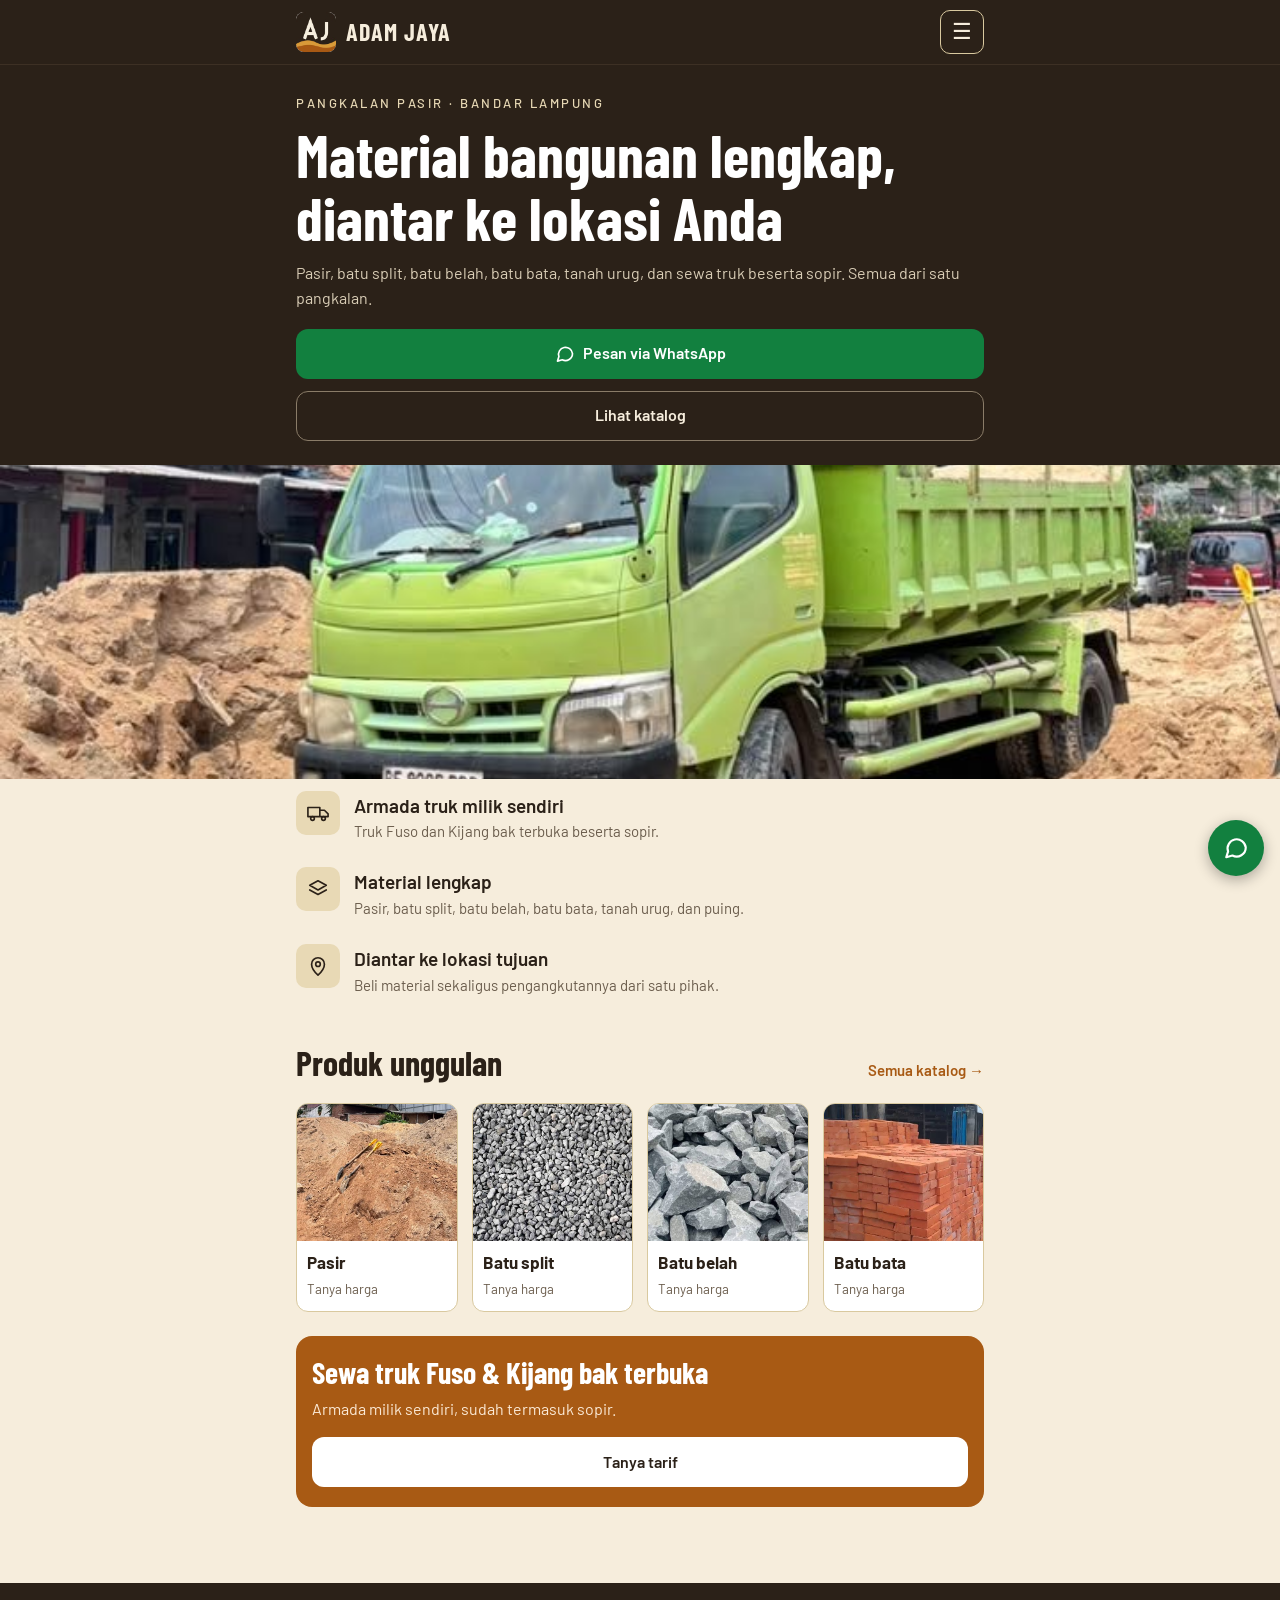
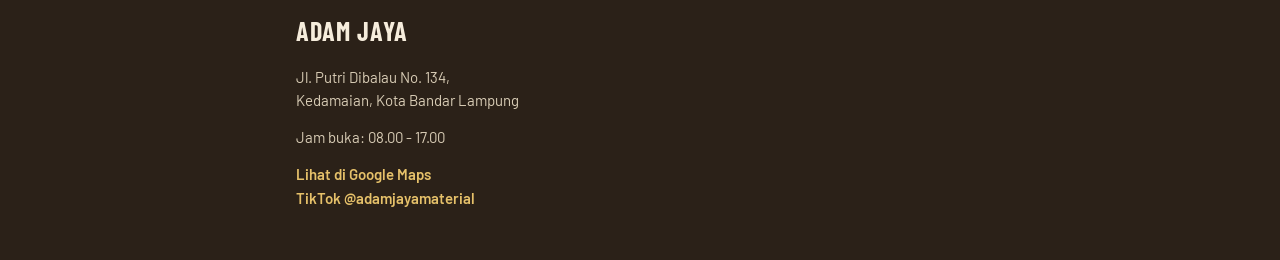
<file: index.html>
<!doctype html>
<html lang="id"><head><meta charset="utf-8">
<meta name="viewport" content="width=device-width,initial-scale=1">
<title>Beranda | Adam Jaya</title>
<meta name="description" content="Pangkalan Pasir Adam Jaya, Bandar Lampung: pasir, batu split, batu belah, batu bata, tanah urug, puing, dan sewa truk beserta sopir.">
<link rel="icon" href="img/logo.jpg">
<link rel="stylesheet" href="style.css"></head><body>
<header class="dark"><div class="bar">
<a class="brand" href="index.html"><img src="img/logo.jpg" alt="Logo Adam Jaya"><span>Adam Jaya</span></a>
<button class="burger" aria-label="Menu" aria-expanded="false">☰</button></div>
<nav><a href="index.html" class=active>Beranda</a><a href="katalog.html">Katalog</a><a href="cara-pesan.html">Cara Pesan</a><a href="tentang.html">Tentang Kami</a><a href="lokasi.html">Lokasi & Kontak</a></nav></header>
<main>
<section class="hero"><div class="wrap">
<div class="eyebrow">Pangkalan Pasir · Bandar Lampung</div>
<h1>Material bangunan lengkap, diantar ke lokasi Anda</h1>
<p>Pasir, batu split, batu belah, batu bata, tanah urug, dan sewa truk beserta sopir. Semua dari satu pangkalan.</p>
<a class="btn btn-wa" data-wa><svg viewBox="0 0 24 24" stroke-linecap="round" stroke-linejoin="round"><path d="M21 11.5a8.4 8.4 0 0 1-12.3 7.4L3 20.5l1.7-5.4A8.4 8.4 0 1 1 21 11.5z"/></svg> Pesan via WhatsApp</a>
<a class="btn btn-line" href="katalog.html">Lihat katalog</a></div></section>
<img class="hero-img" src="img/hero.jpg" alt="Truk Fuso Adam Jaya">
<div class="wrap">
<div class="feat"><div class="ic"><svg viewBox="0 0 24 24" stroke-linecap="round" stroke-linejoin="round"><path d="M1 6h13v10H1zM14 9h5l4 4v3h-9z"/><circle cx="6" cy="18" r="2"/><circle cx="18" cy="18" r="2"/></svg></div><div><h3>Armada truk milik sendiri</h3><p>Truk Fuso dan Kijang bak terbuka beserta sopir.</p></div></div>
<div class="feat"><div class="ic"><svg viewBox="0 0 24 24" stroke-linecap="round" stroke-linejoin="round"><path d="M12 3l9 5-9 5-9-5zM3 13l9 5 9-5"/></svg></div><div><h3>Material lengkap</h3><p>Pasir, batu split, batu belah, batu bata, tanah urug, dan puing.</p></div></div>
<div class="feat"><div class="ic"><svg viewBox="0 0 24 24" stroke-linecap="round" stroke-linejoin="round"><path d="M12 22s7-6.5 7-12a7 7 0 0 0-14 0c0 5.5 7 12 7 12z"/><circle cx="12" cy="10" r="2.5"/></svg></div><div><h3>Diantar ke lokasi tujuan</h3><p>Beli material sekaligus pengangkutannya dari satu pihak.</p></div></div>
<div class="sec-head"><h2>Produk unggulan</h2><a href="katalog.html">Semua katalog →</a></div>
<div class="grid"><a class="pcard" href="katalog.html"><img src="img/pasir.jpg" alt="Pasir"><div><b>Pasir</b><small>Tanya harga</small></div></a><a class="pcard" href="katalog.html"><img src="img/batu-split.jpg" alt="Batu split"><div><b>Batu split</b><small>Tanya harga</small></div></a><a class="pcard" href="katalog.html"><img src="img/batu-belah.jpg" alt="Batu belah"><div><b>Batu belah</b><small>Tanya harga</small></div></a><a class="pcard" href="katalog.html"><img src="img/batu-bata.jpg" alt="Batu bata"><div><b>Batu bata</b><small>Tanya harga</small></div></a></div>
<div class="cta"><h2>Sewa truk Fuso &amp; Kijang bak terbuka</h2><p>Armada milik sendiri, sudah termasuk sopir.</p>
<a class="btn btn-white" href="katalog.html#armada">Tanya tarif</a></div>
</div></main>
<a class="fab" data-wa aria-label="Chat WhatsApp"><svg viewBox="0 0 24 24" stroke-linecap="round" stroke-linejoin="round"><path d="M21 11.5a8.4 8.4 0 0 1-12.3 7.4L3 20.5l1.7-5.4A8.4 8.4 0 1 1 21 11.5z"/></svg></a>
<footer><div class="wrap"><h3>Adam Jaya</h3>
<p>Jl. Putri Dibalau No. 134,<br>Kedamaian, Kota Bandar Lampung</p>
<p>Jam buka: 08.00 - 17.00</p>
<p><a href="https://maps.app.goo.gl/au8yAcaHzhvnjowr7" target="_blank" rel="noopener">Lihat di Google Maps</a><br><a href="https://www.tiktok.com/@adamjayamaterial" target="_blank" rel="noopener">TikTok @adamjayamaterial</a></p></div></footer>
<script src="script.js"></script></body></html>
</file>
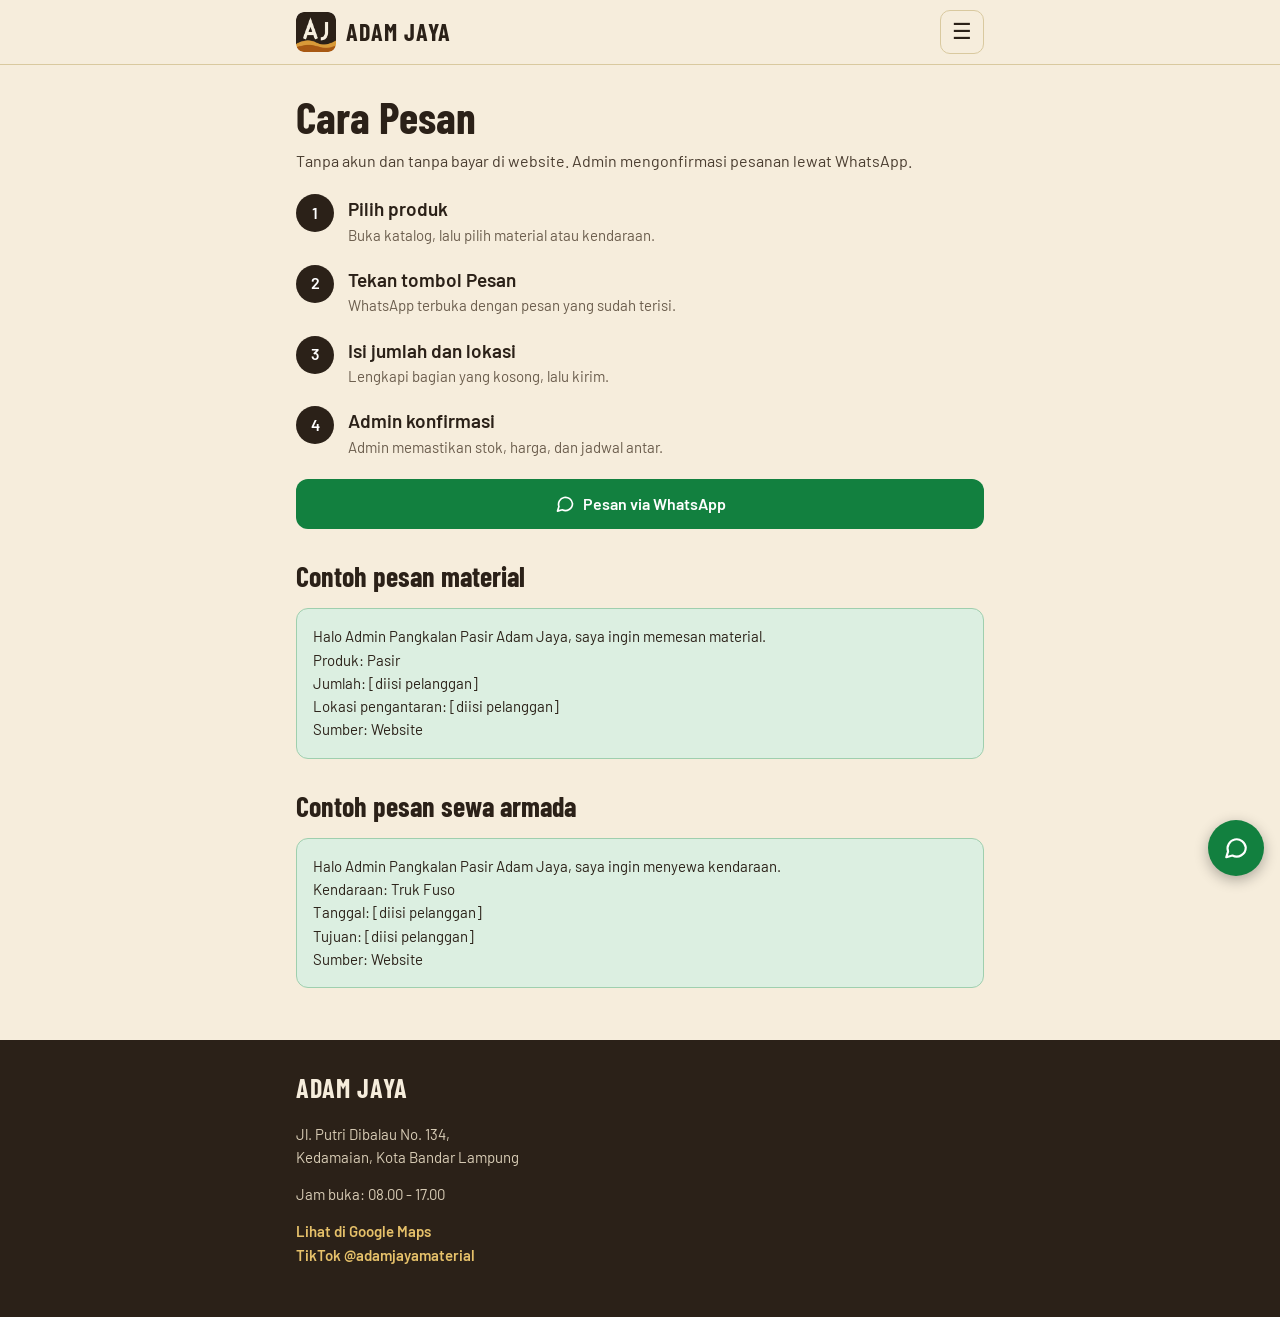
<file: cara-pesan.html>
<!doctype html>
<html lang="id"><head><meta charset="utf-8">
<meta name="viewport" content="width=device-width,initial-scale=1">
<title>Cara Pesan | Adam Jaya</title>
<meta name="description" content="Pangkalan Pasir Adam Jaya, Bandar Lampung: pasir, batu split, batu belah, batu bata, tanah urug, puing, dan sewa truk beserta sopir.">
<link rel="icon" href="img/logo.jpg">
<link rel="stylesheet" href="style.css"></head><body>
<header><div class="bar">
<a class="brand" href="index.html"><img src="img/logo.jpg" alt="Logo Adam Jaya"><span>Adam Jaya</span></a>
<button class="burger" aria-label="Menu" aria-expanded="false">☰</button></div>
<nav><a href="index.html">Beranda</a><a href="katalog.html">Katalog</a><a href="cara-pesan.html" class=active>Cara Pesan</a><a href="tentang.html">Tentang Kami</a><a href="lokasi.html">Lokasi & Kontak</a></nav></header>
<main><div class="wrap"><h1 class="page">Cara Pesan</h1>
<p class="lead">Tanpa akun dan tanpa bayar di website. Admin mengonfirmasi pesanan lewat WhatsApp.</p>
<ol class="steps"><li><div class="num">1</div><div><h3>Pilih produk</h3><p>Buka katalog, lalu pilih material atau kendaraan.</p></div></li><li><div class="num">2</div><div><h3>Tekan tombol Pesan</h3><p>WhatsApp terbuka dengan pesan yang sudah terisi.</p></div></li><li><div class="num">3</div><div><h3>Isi jumlah dan lokasi</h3><p>Lengkapi bagian yang kosong, lalu kirim.</p></div></li><li><div class="num">4</div><div><h3>Admin konfirmasi</h3><p>Admin memastikan stok, harga, dan jadwal antar.</p></div></li></ol>
<a class="btn btn-wa" data-wa><svg viewBox="0 0 24 24" stroke-linecap="round" stroke-linejoin="round"><path d="M21 11.5a8.4 8.4 0 0 1-12.3 7.4L3 20.5l1.7-5.4A8.4 8.4 0 1 1 21 11.5z"/></svg> Pesan via WhatsApp</a>
<h2 class="sub">Contoh pesan material</h2>
<div class="msg">Halo Admin Pangkalan Pasir Adam Jaya, saya ingin memesan material.
Produk: Pasir
Jumlah: [diisi pelanggan]
Lokasi pengantaran: [diisi pelanggan]
Sumber: Website</div>
<h2 class="sub">Contoh pesan sewa armada</h2>
<div class="msg">Halo Admin Pangkalan Pasir Adam Jaya, saya ingin menyewa kendaraan.
Kendaraan: Truk Fuso
Tanggal: [diisi pelanggan]
Tujuan: [diisi pelanggan]
Sumber: Website</div></div></main>
<a class="fab" data-wa aria-label="Chat WhatsApp"><svg viewBox="0 0 24 24" stroke-linecap="round" stroke-linejoin="round"><path d="M21 11.5a8.4 8.4 0 0 1-12.3 7.4L3 20.5l1.7-5.4A8.4 8.4 0 1 1 21 11.5z"/></svg></a>
<footer><div class="wrap"><h3>Adam Jaya</h3>
<p>Jl. Putri Dibalau No. 134,<br>Kedamaian, Kota Bandar Lampung</p>
<p>Jam buka: 08.00 - 17.00</p>
<p><a href="https://maps.app.goo.gl/au8yAcaHzhvnjowr7" target="_blank" rel="noopener">Lihat di Google Maps</a><br><a href="https://www.tiktok.com/@adamjayamaterial" target="_blank" rel="noopener">TikTok @adamjayamaterial</a></p></div></footer>
<script src="script.js"></script></body></html>
</file>
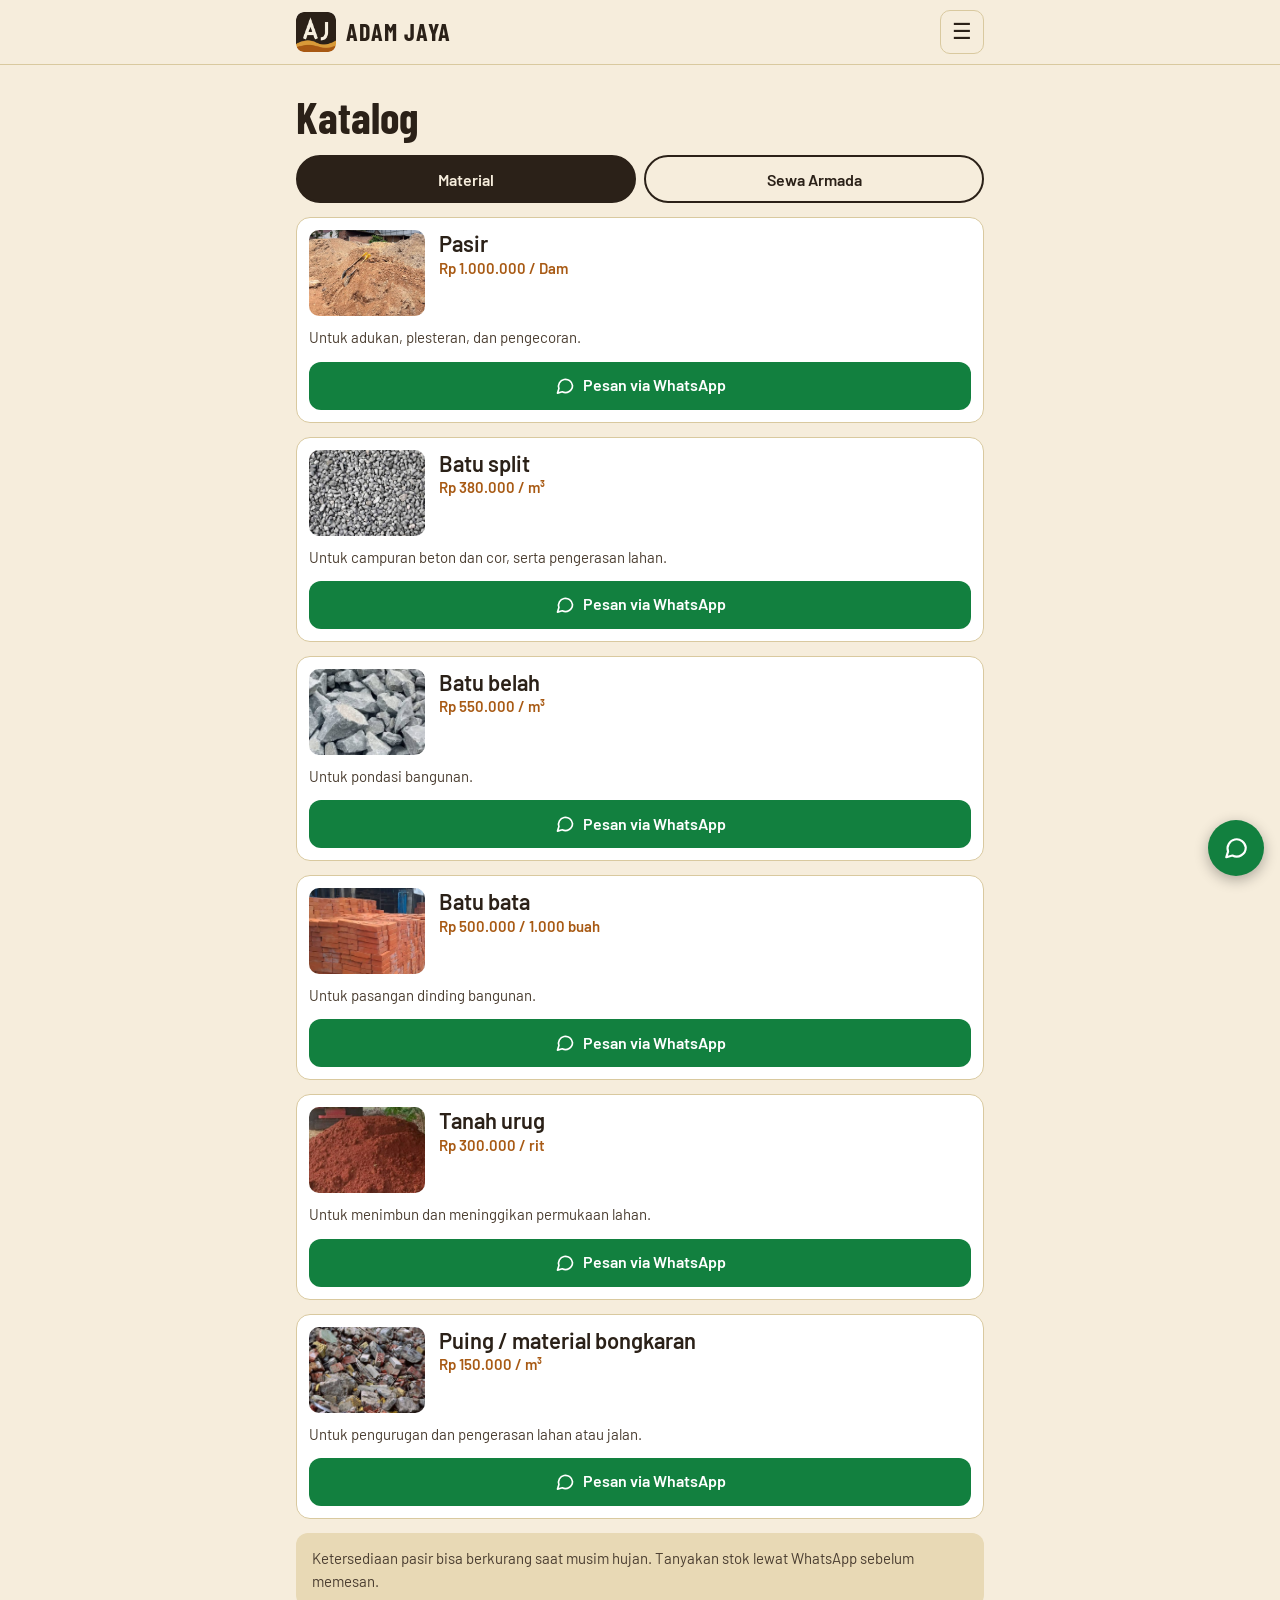
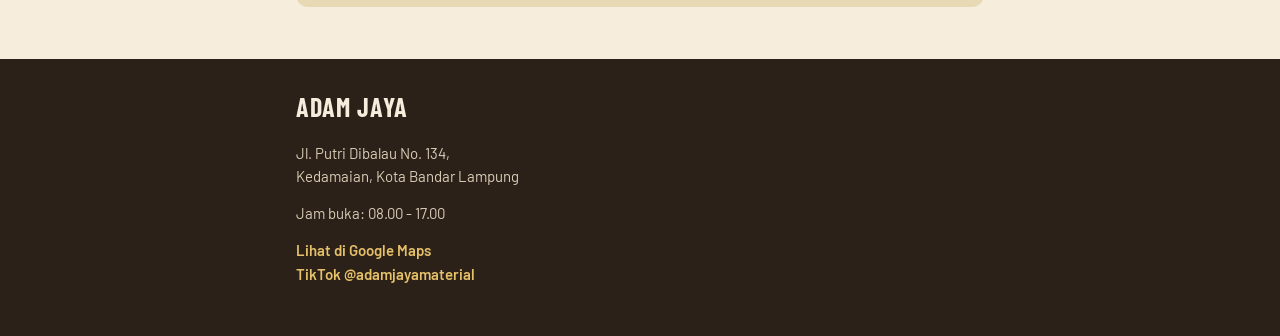
<file: katalog.html>
<!doctype html>
<html lang="id"><head><meta charset="utf-8">
<meta name="viewport" content="width=device-width,initial-scale=1">
<title>Katalog | Adam Jaya</title>
<meta name="description" content="Pangkalan Pasir Adam Jaya, Bandar Lampung: pasir, batu split, batu belah, batu bata, tanah urug, puing, dan sewa truk beserta sopir.">
<link rel="icon" href="img/logo.jpg">
<link rel="stylesheet" href="style.css"></head><body>
<header><div class="bar">
<a class="brand" href="index.html"><img src="img/logo.jpg" alt="Logo Adam Jaya"><span>Adam Jaya</span></a>
<button class="burger" aria-label="Menu" aria-expanded="false">☰</button></div>
<nav><a href="index.html">Beranda</a><a href="katalog.html" class=active>Katalog</a><a href="cara-pesan.html">Cara Pesan</a><a href="tentang.html">Tentang Kami</a><a href="lokasi.html">Lokasi & Kontak</a></nav></header>
<main><div class="wrap"><h1 class="page">Katalog</h1>
<div class="tabs"><button class="tab on" data-tab="material">Material</button><button class="tab" data-tab="armada">Sewa Armada</button></div>
<div class="panel on" id="material"><div class="item"><div class="row"><img src="img/pasir.jpg" alt="Pasir"><div><h3>Pasir</h3><div class="price">Rp 1.000.000 / Dam</div></div></div>
<p>Untuk adukan, plesteran, dan pengecoran.</p><a class="btn btn-wa" data-material="Pasir"><svg viewBox="0 0 24 24" stroke-linecap="round" stroke-linejoin="round"><path d="M21 11.5a8.4 8.4 0 0 1-12.3 7.4L3 20.5l1.7-5.4A8.4 8.4 0 1 1 21 11.5z"/></svg> Pesan via WhatsApp</a></div><div class="item"><div class="row"><img src="img/batu-split.jpg" alt="Batu split"><div><h3>Batu split</h3><div class="price">Rp 380.000 / m³</div></div></div>
<p>Untuk campuran beton dan cor, serta pengerasan lahan.</p><a class="btn btn-wa" data-material="Batu split"><svg viewBox="0 0 24 24" stroke-linecap="round" stroke-linejoin="round"><path d="M21 11.5a8.4 8.4 0 0 1-12.3 7.4L3 20.5l1.7-5.4A8.4 8.4 0 1 1 21 11.5z"/></svg> Pesan via WhatsApp</a></div><div class="item"><div class="row"><img src="img/batu-belah.jpg" alt="Batu belah"><div><h3>Batu belah</h3><div class="price">Rp 550.000 / m³</div></div></div>
<p>Untuk pondasi bangunan.</p><a class="btn btn-wa" data-material="Batu belah"><svg viewBox="0 0 24 24" stroke-linecap="round" stroke-linejoin="round"><path d="M21 11.5a8.4 8.4 0 0 1-12.3 7.4L3 20.5l1.7-5.4A8.4 8.4 0 1 1 21 11.5z"/></svg> Pesan via WhatsApp</a></div><div class="item"><div class="row"><img src="img/batu-bata.jpg" alt="Batu bata"><div><h3>Batu bata</h3><div class="price">Rp 500.000 / 1.000 buah</div></div></div>
<p>Untuk pasangan dinding bangunan.</p><a class="btn btn-wa" data-material="Batu bata"><svg viewBox="0 0 24 24" stroke-linecap="round" stroke-linejoin="round"><path d="M21 11.5a8.4 8.4 0 0 1-12.3 7.4L3 20.5l1.7-5.4A8.4 8.4 0 1 1 21 11.5z"/></svg> Pesan via WhatsApp</a></div><div class="item"><div class="row"><img src="img/tanah-urug.jpg" alt="Tanah urug"><div><h3>Tanah urug</h3><div class="price">Rp 300.000 / rit</div></div></div>
<p>Untuk menimbun dan meninggikan permukaan lahan.</p><a class="btn btn-wa" data-material="Tanah urug"><svg viewBox="0 0 24 24" stroke-linecap="round" stroke-linejoin="round"><path d="M21 11.5a8.4 8.4 0 0 1-12.3 7.4L3 20.5l1.7-5.4A8.4 8.4 0 1 1 21 11.5z"/></svg> Pesan via WhatsApp</a></div><div class="item"><div class="row"><img src="img/puing.jpg" alt="Puing / material bongkaran"><div><h3>Puing / material bongkaran</h3><div class="price">Rp 150.000 / m³</div></div></div>
<p>Untuk pengurugan dan pengerasan lahan atau jalan.</p><a class="btn btn-wa" data-material="Puing / material bongkaran"><svg viewBox="0 0 24 24" stroke-linecap="round" stroke-linejoin="round"><path d="M21 11.5a8.4 8.4 0 0 1-12.3 7.4L3 20.5l1.7-5.4A8.4 8.4 0 1 1 21 11.5z"/></svg> Pesan via WhatsApp</a></div><div class="note">Ketersediaan pasir bisa berkurang saat musim hujan. Tanyakan stok lewat WhatsApp sebelum memesan.</div></div>
<div class="panel" id="armada"><div class="item"><img class="big" src="img/fuso.jpg" alt="Truk Fuso beserta sopir"><h3>Truk Fuso beserta sopir</h3><div class="price">Tarif: Rp1.500.000–Rp2.500.000</div>
<p>Untuk muatan material dalam jumlah besar. Tentukan tanggal dan tujuan lewat WhatsApp.</p><a class="btn btn-wa" data-armada="Truk Fuso beserta sopir"><svg viewBox="0 0 24 24" stroke-linecap="round" stroke-linejoin="round"><path d="M21 11.5a8.4 8.4 0 0 1-12.3 7.4L3 20.5l1.7-5.4A8.4 8.4 0 1 1 21 11.5z"/></svg> Tanya tarif via WhatsApp</a></div><div class="item"><img class="big" src="img/kijang.jpg" alt="Kijang bak terbuka beserta sopir"><h3>Kijang bak terbuka beserta sopir</h3><div class="price">Tarif: Rp300.000–Rp500.000</div>
<p>Untuk muatan yang lebih kecil. Tentukan tanggal dan tujuan lewat WhatsApp.</p><a class="btn btn-wa" data-armada="Kijang bak terbuka beserta sopir"><svg viewBox="0 0 24 24" stroke-linecap="round" stroke-linejoin="round"><path d="M21 11.5a8.4 8.4 0 0 1-12.3 7.4L3 20.5l1.7-5.4A8.4 8.4 0 1 1 21 11.5z"/></svg> Tanya tarif via WhatsApp</a></div></div></div></main>
<a class="fab" data-wa aria-label="Chat WhatsApp"><svg viewBox="0 0 24 24" stroke-linecap="round" stroke-linejoin="round"><path d="M21 11.5a8.4 8.4 0 0 1-12.3 7.4L3 20.5l1.7-5.4A8.4 8.4 0 1 1 21 11.5z"/></svg></a>
<footer><div class="wrap"><h3>Adam Jaya</h3>
<p>Jl. Putri Dibalau No. 134,<br>Kedamaian, Kota Bandar Lampung</p>
<p>Jam buka: 08.00 - 17.00</p>
<p><a href="https://maps.app.goo.gl/au8yAcaHzhvnjowr7" target="_blank" rel="noopener">Lihat di Google Maps</a><br><a href="https://www.tiktok.com/@adamjayamaterial" target="_blank" rel="noopener">TikTok @adamjayamaterial</a></p></div></footer>
<script src="script.js"></script></body></html>
</file>
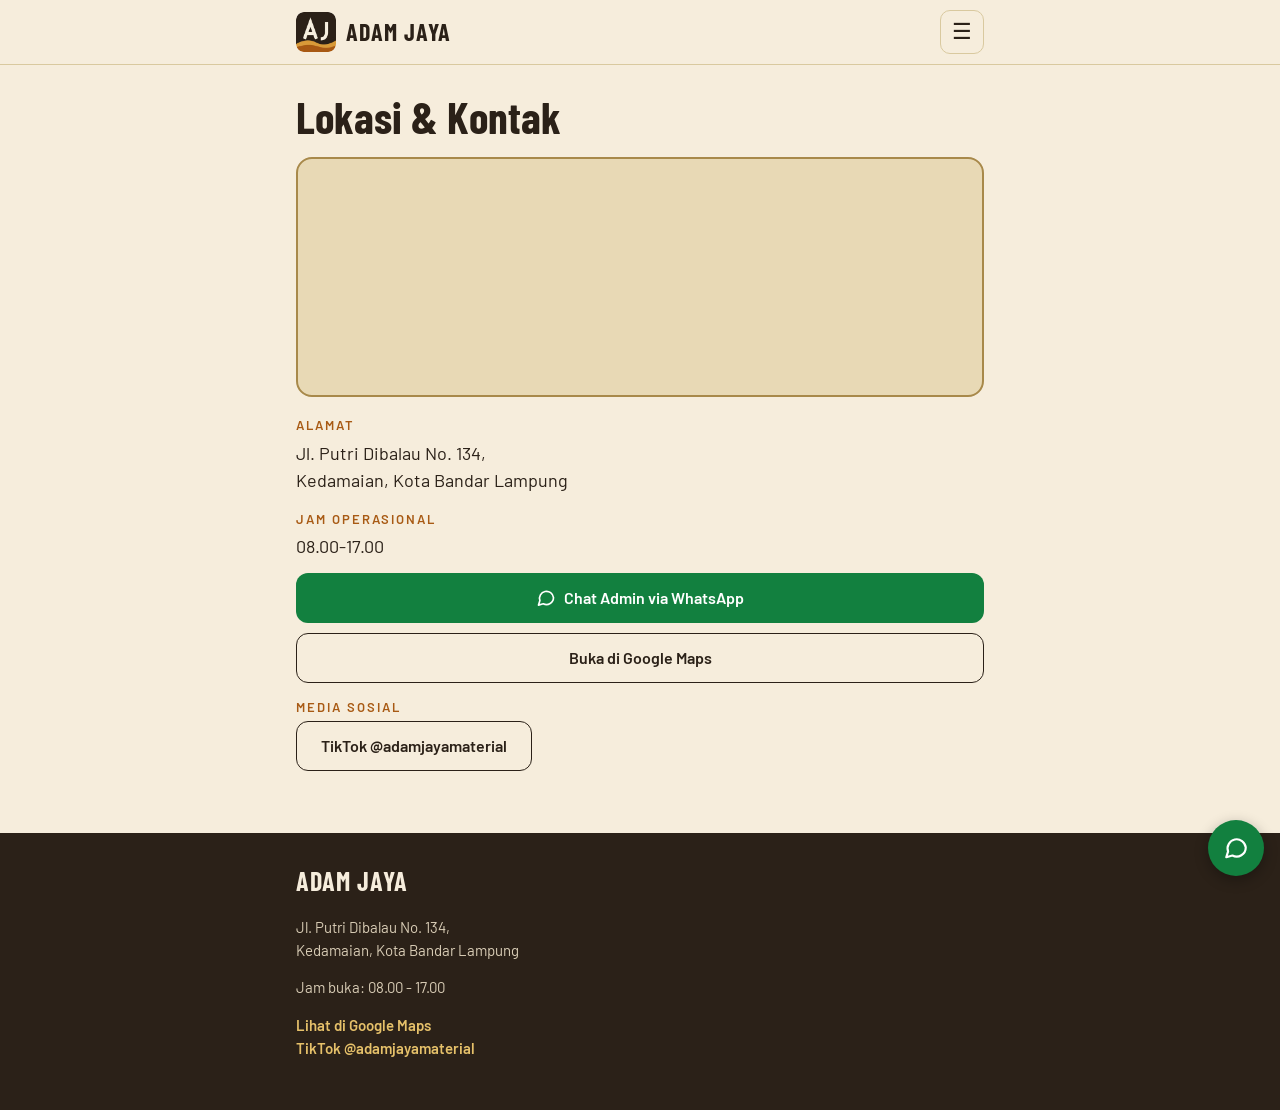
<file: lokasi.html>
<!doctype html>
<html lang="id"><head><meta charset="utf-8">
<meta name="viewport" content="width=device-width,initial-scale=1">
<title>Lokasi & Kontak | Adam Jaya</title>
<meta name="description" content="Pangkalan Pasir Adam Jaya, Bandar Lampung: pasir, batu split, batu belah, batu bata, tanah urug, puing, dan sewa truk beserta sopir.">
<link rel="icon" href="img/logo.jpg">
<link rel="stylesheet" href="style.css"></head><body>
<header><div class="bar">
<a class="brand" href="index.html"><img src="img/logo.jpg" alt="Logo Adam Jaya"><span>Adam Jaya</span></a>
<button class="burger" aria-label="Menu" aria-expanded="false">☰</button></div>
<nav><a href="index.html">Beranda</a><a href="katalog.html">Katalog</a><a href="cara-pesan.html">Cara Pesan</a><a href="tentang.html">Tentang Kami</a><a href="lokasi.html" class=active>Lokasi & Kontak</a></nav></header>
<main><div class="wrap loc"><h1 class="page">Lokasi &amp; Kontak</h1>
<div class="map"><iframe title="Peta lokasi Adam Jaya" src="https://www.google.com/maps?q=-5.411324,105.283516&z=17&output=embed" loading="lazy" referrerpolicy="no-referrer-when-downgrade" allowfullscreen></iframe></div>
<div class="lbl">Alamat</div><p class="big-p">Jl. Putri Dibalau No. 134,<br>Kedamaian, Kota Bandar Lampung</p>
<div class="lbl">Jam operasional</div><p class="big-p">08.00-17.00</p>
<a class="btn btn-wa" data-wa><svg viewBox="0 0 24 24" stroke-linecap="round" stroke-linejoin="round"><path d="M21 11.5a8.4 8.4 0 0 1-12.3 7.4L3 20.5l1.7-5.4A8.4 8.4 0 1 1 21 11.5z"/></svg> Chat Admin via WhatsApp</a>
<a class="btn btn-outline" href="https://maps.app.goo.gl/au8yAcaHzhvnjowr7" target="_blank" rel="noopener">Buka di Google Maps</a>
<div class="lbl">Media sosial</div>
<a class="btn btn-outline" style="width:auto;display:inline-flex;padding:0 24px" href="https://www.tiktok.com/@adamjayamaterial" target="_blank" rel="noopener">TikTok @adamjayamaterial</a></div></main>
<a class="fab" data-wa aria-label="Chat WhatsApp"><svg viewBox="0 0 24 24" stroke-linecap="round" stroke-linejoin="round"><path d="M21 11.5a8.4 8.4 0 0 1-12.3 7.4L3 20.5l1.7-5.4A8.4 8.4 0 1 1 21 11.5z"/></svg></a>
<footer><div class="wrap"><h3>Adam Jaya</h3>
<p>Jl. Putri Dibalau No. 134,<br>Kedamaian, Kota Bandar Lampung</p>
<p>Jam buka: 08.00 - 17.00</p>
<p><a href="https://maps.app.goo.gl/au8yAcaHzhvnjowr7" target="_blank" rel="noopener">Lihat di Google Maps</a><br><a href="https://www.tiktok.com/@adamjayamaterial" target="_blank" rel="noopener">TikTok @adamjayamaterial</a></p></div></footer>
<script src="script.js"></script></body></html>
</file>
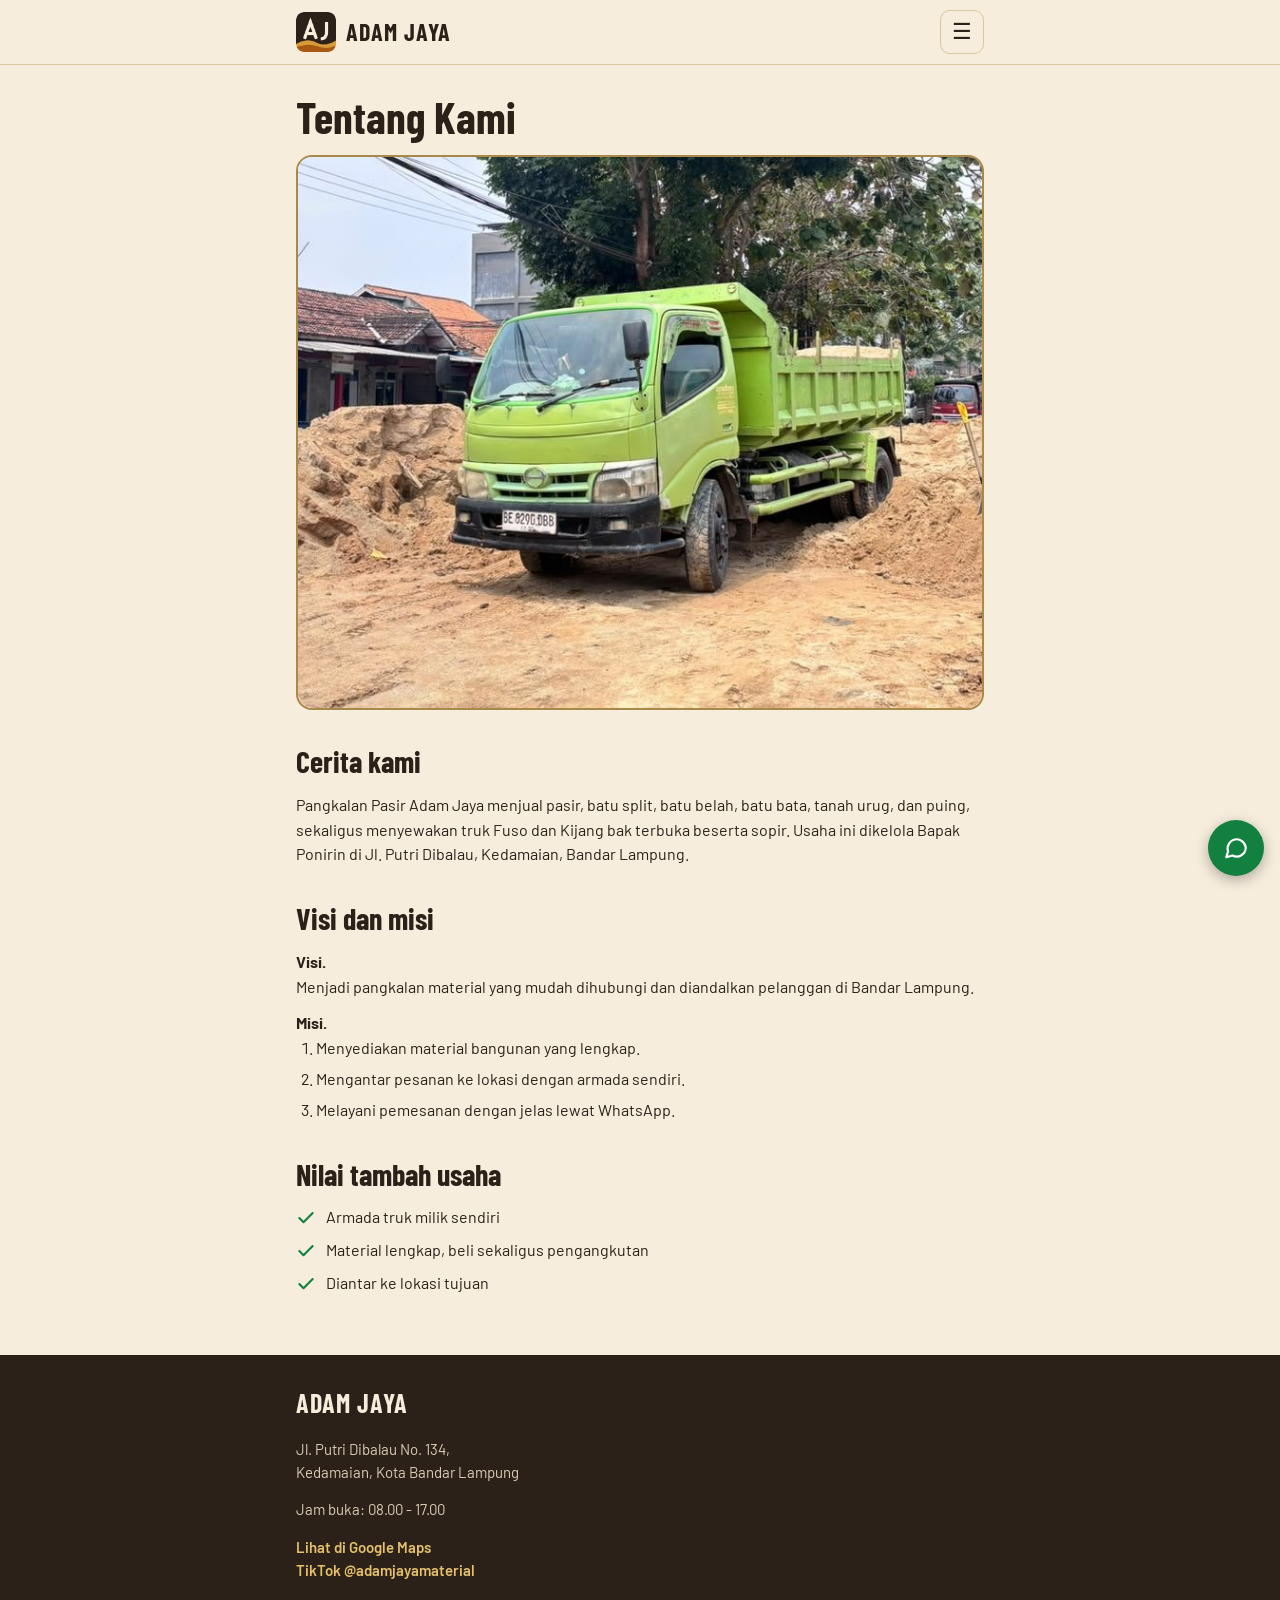
<file: tentang.html>
<!doctype html>
<html lang="id"><head><meta charset="utf-8">
<meta name="viewport" content="width=device-width,initial-scale=1">
<title>Tentang Kami | Adam Jaya</title>
<meta name="description" content="Pangkalan Pasir Adam Jaya, Bandar Lampung: pasir, batu split, batu belah, batu bata, tanah urug, puing, dan sewa truk beserta sopir.">
<link rel="icon" href="img/logo.jpg">
<link rel="stylesheet" href="style.css"></head><body>
<header><div class="bar">
<a class="brand" href="index.html"><img src="img/logo.jpg" alt="Logo Adam Jaya"><span>Adam Jaya</span></a>
<button class="burger" aria-label="Menu" aria-expanded="false">☰</button></div>
<nav><a href="index.html">Beranda</a><a href="katalog.html">Katalog</a><a href="cara-pesan.html">Cara Pesan</a><a href="tentang.html" class=active>Tentang Kami</a><a href="lokasi.html">Lokasi & Kontak</a></nav></header>
<main><div class="wrap about"><h1 class="page">Tentang Kami</h1>
<img class="about-img" src="img/hero.jpg" alt="Truk Fuso Adam Jaya">
<h2>Cerita kami</h2>
<p>Pangkalan Pasir Adam Jaya menjual pasir, batu split, batu belah, batu bata, tanah urug, dan puing, sekaligus menyewakan truk Fuso dan Kijang bak terbuka beserta sopir. Usaha ini dikelola Bapak Ponirin di Jl. Putri Dibalau, Kedamaian, Bandar Lampung.</p>
<h2>Visi dan misi</h2>
<p><b>Visi.</b><br>Menjadi pangkalan material yang mudah dihubungi dan diandalkan pelanggan di Bandar Lampung.</p>
<p style="margin-top:12px"><b>Misi.</b></p>
<ol><li>Menyediakan material bangunan yang lengkap.</li><li>Mengantar pesanan ke lokasi dengan armada sendiri.</li><li>Melayani pemesanan dengan jelas lewat WhatsApp.</li></ol>
<h2>Nilai tambah usaha</h2>
<ul class="checks"><li><svg viewBox="0 0 24 24" stroke-linecap="round" stroke-linejoin="round"><path d="M4 12l5 5L20 6"/></svg>Armada truk milik sendiri</li><li><svg viewBox="0 0 24 24" stroke-linecap="round" stroke-linejoin="round"><path d="M4 12l5 5L20 6"/></svg>Material lengkap, beli sekaligus pengangkutan</li><li><svg viewBox="0 0 24 24" stroke-linecap="round" stroke-linejoin="round"><path d="M4 12l5 5L20 6"/></svg>Diantar ke lokasi tujuan</li></ul></div></main>
<a class="fab" data-wa aria-label="Chat WhatsApp"><svg viewBox="0 0 24 24" stroke-linecap="round" stroke-linejoin="round"><path d="M21 11.5a8.4 8.4 0 0 1-12.3 7.4L3 20.5l1.7-5.4A8.4 8.4 0 1 1 21 11.5z"/></svg></a>
<footer><div class="wrap"><h3>Adam Jaya</h3>
<p>Jl. Putri Dibalau No. 134,<br>Kedamaian, Kota Bandar Lampung</p>
<p>Jam buka: 08.00 - 17.00</p>
<p><a href="https://maps.app.goo.gl/au8yAcaHzhvnjowr7" target="_blank" rel="noopener">Lihat di Google Maps</a><br><a href="https://www.tiktok.com/@adamjayamaterial" target="_blank" rel="noopener">TikTok @adamjayamaterial</a></p></div></footer>
<script src="script.js"></script></body></html>
</file>
<file: style.css>
@import url('https://fonts.googleapis.com/css2?family=Barlow:wght@400;500;600&family=Barlow+Condensed:wght@600;700&display=swap');

:root{
  --cream:#f6eddc; --dark:#2b2118; --green:#12803f; --brown:#a85a14;
  --sand:#e8d9b5; --line:#d9c99f; --mint:#dcefe1; --white:#fff;
}
*{box-sizing:border-box;margin:0;padding:0}
html{scroll-behavior:smooth}
body{font-family:'Barlow',sans-serif;background:var(--cream);color:var(--dark);line-height:1.55;font-size:16px}
h1,h2,h3,.brand span{font-family:'Barlow Condensed',sans-serif;font-weight:700}
a{color:inherit;text-decoration:none}
img{max-width:100%;display:block}
.wrap{max-width:720px;margin:0 auto;padding:0 16px}

/* header */
header{position:sticky;top:0;z-index:50;background:var(--cream);border-bottom:1px solid var(--line)}
header.dark{background:var(--dark);color:var(--cream);border-color:#3d3024}
.bar{display:flex;align-items:center;justify-content:space-between;height:64px;max-width:720px;margin:0 auto;padding:0 16px}
.brand{display:flex;align-items:center;gap:10px}
.brand img{width:40px;height:40px;border-radius:8px}
.brand span{font-size:24px;letter-spacing:1px;text-transform:uppercase}
.burger{width:44px;height:44px;border:1px solid var(--line);border-radius:10px;background:transparent;color:inherit;font-size:22px;cursor:pointer}
nav{display:none;background:var(--cream);border-bottom:1px solid var(--line)}
nav.open{display:block}
nav a{display:block;padding:14px 16px;max-width:720px;margin:0 auto;font-weight:500;border-top:1px solid var(--line)}
nav a.active{color:var(--green);font-weight:600}

/* buttons */
.btn{display:flex;align-items:center;justify-content:center;gap:8px;height:50px;border-radius:12px;font-weight:600;font-size:16px;border:1.5px solid transparent;cursor:pointer;width:100%}
.btn-wa{background:var(--green);color:#fff}
.btn-wa:hover{background:#0e6b34}
.btn-line{border-color:#8a7c68;color:var(--cream);background:transparent}
.btn-white{background:#fff;color:var(--dark)}
.btn svg{width:20px;height:20px;fill:none;stroke:currentColor;stroke-width:2}

/* floating WA */
.fab{position:fixed;right:16px;bottom:24px;width:56px;height:56px;border-radius:50%;background:var(--green);color:#fff;display:flex;align-items:center;justify-content:center;box-shadow:0 4px 14px rgba(0,0,0,.3);z-index:60}
.fab svg{width:26px;height:26px;fill:none;stroke:#fff;stroke-width:2}

main{padding-bottom:32px}
h1.page{font-size:44px;line-height:1.1;padding-top:28px}
.lead{margin:8px 0 20px;color:#4a3d30}

/* hero */
.hero{background:var(--dark);color:var(--cream);padding:28px 0 24px}
.eyebrow{color:var(--sand);letter-spacing:2.5px;font-size:13px;font-weight:500;text-transform:uppercase}
.hero h1{font-size:46px;line-height:1.05;margin:10px 0 12px;color:#fff}
.hero p{color:#d9cdb6;margin-bottom:18px}
.hero .btn-line{margin-top:12px}
.hero-img{width:100%;height:314px;object-fit:cover}
.feat{display:flex;gap:14px;padding:12px 0;align-items:flex-start}
.feat .ic{flex:0 0 44px;height:44px;border-radius:10px;background:var(--sand);display:flex;align-items:center;justify-content:center}
.feat svg{width:22px;height:22px;fill:none;stroke:var(--dark);stroke-width:1.8}
.feat h3{font-size:19px;font-family:'Barlow',sans-serif;font-weight:600}
.feat p{color:#6b5d4d;font-size:15px}
.sec-head{display:flex;justify-content:space-between;align-items:baseline;margin:28px 0 14px}
.sec-head h2{font-size:34px}
.sec-head a{color:var(--brown);font-weight:600;font-size:15px}
.grid{display:grid;grid-template-columns:1fr 1fr;gap:14px}
.pcard{background:#fff;border:1px solid var(--line);border-radius:12px;overflow:hidden}
.pcard img{width:100%;height:137px;object-fit:cover}
.pcard div{padding:8px 10px 10px}
.pcard b{display:block;font-size:17px}
.pcard small{color:#6b5d4d}
.cta{background:var(--brown);color:#fff;border-radius:16px;padding:20px 16px;margin:24px 0}
.cta h2{font-size:30px;line-height:1.1}
.cta p{margin:8px 0 16px;color:#fbe9d5}

/* catalog */
.tabs{display:grid;grid-template-columns:1fr 1fr;gap:8px;margin:14px 0}
.tab{height:48px;border-radius:24px;border:2px solid var(--dark);background:transparent;font:600 16px 'Barlow',sans-serif;color:var(--dark);cursor:pointer}
.tab.on{background:var(--dark);color:var(--cream)}
.panel{display:none}.panel.on{display:block}
.item{background:#fff;border:1px solid var(--line);border-radius:14px;padding:12px;margin-bottom:14px}
.row{display:flex;gap:14px;align-items:flex-start}
.row img{width:116px;height:86px;object-fit:cover;border-radius:10px;flex:0 0 116px}
.item h3{font-size:22px;font-family:'Barlow',sans-serif;font-weight:600;line-height:1.2}
.price{color:var(--brown);font-weight:600;font-size:15px}
.item p{margin:10px 0 12px;color:#4a3d30;font-size:15px}
.item .big{width:100%;height:252px;object-fit:cover;border-radius:10px;margin-bottom:10px}
.item .btn{height:48px}
.note{background:var(--sand);border-radius:12px;padding:14px 16px;font-size:15px;color:#4a3d30}

/* cara pesan */
.steps{list-style:none;margin:20px 0}
.steps li{display:flex;gap:14px;margin-bottom:18px}
.num{flex:0 0 38px;height:38px;border-radius:50%;background:var(--dark);color:#fff;display:flex;align-items:center;justify-content:center;font-weight:600}
.steps h3{font-family:'Barlow',sans-serif;font-weight:600;font-size:19px}
.steps p{color:#6b5d4d;font-size:15px}
h2.sub{font-size:28px;margin:26px 0 10px}
.msg{background:var(--mint);border:1px solid #9fcfae;border-radius:12px;padding:16px;font-size:15px;white-space:pre-line}

/* about */
.about-img{width:100%;border:2px solid #a8894a;border-radius:16px;margin:14px 0 8px}
.about h2{font-size:30px;margin:28px 0 8px}
.about ol{padding-left:20px}
.about li{margin-bottom:6px}
.checks{list-style:none}
.checks li{display:flex;gap:10px;margin-bottom:8px}
.checks svg{flex:0 0 20px;width:20px;height:20px;stroke:var(--green);fill:none;stroke-width:2.5;margin-top:3px}

footer{background:var(--dark);color:#d9cdb6;padding:28px 0 36px;margin-top:20px}
footer h3{font-size:26px;letter-spacing:1px;color:var(--cream);margin-bottom:14px;text-transform:uppercase}
footer p{margin-bottom:14px;font-size:15px}
footer a{color:#e6c16a;font-weight:600}

@media(min-width:720px){
  .hero h1{font-size:60px}
  .grid{grid-template-columns:repeat(4,1fr)}
}

/* lokasi */
.loc .btn{margin-bottom:10px}
.map{margin:16px 0 18px;border:2px solid #a8894a;border-radius:16px;overflow:hidden;height:240px;background:var(--sand)}
.map iframe{width:100%;height:100%;border:0}
.lbl{color:var(--brown);font-weight:600;letter-spacing:2px;text-transform:uppercase;font-size:13px;margin:14px 0 4px}
.big-p{font-size:18px;margin-bottom:12px}
.btn-outline{background:transparent;border-color:var(--dark);color:var(--dark)}
nav a{white-space:nowrap}
</file>
